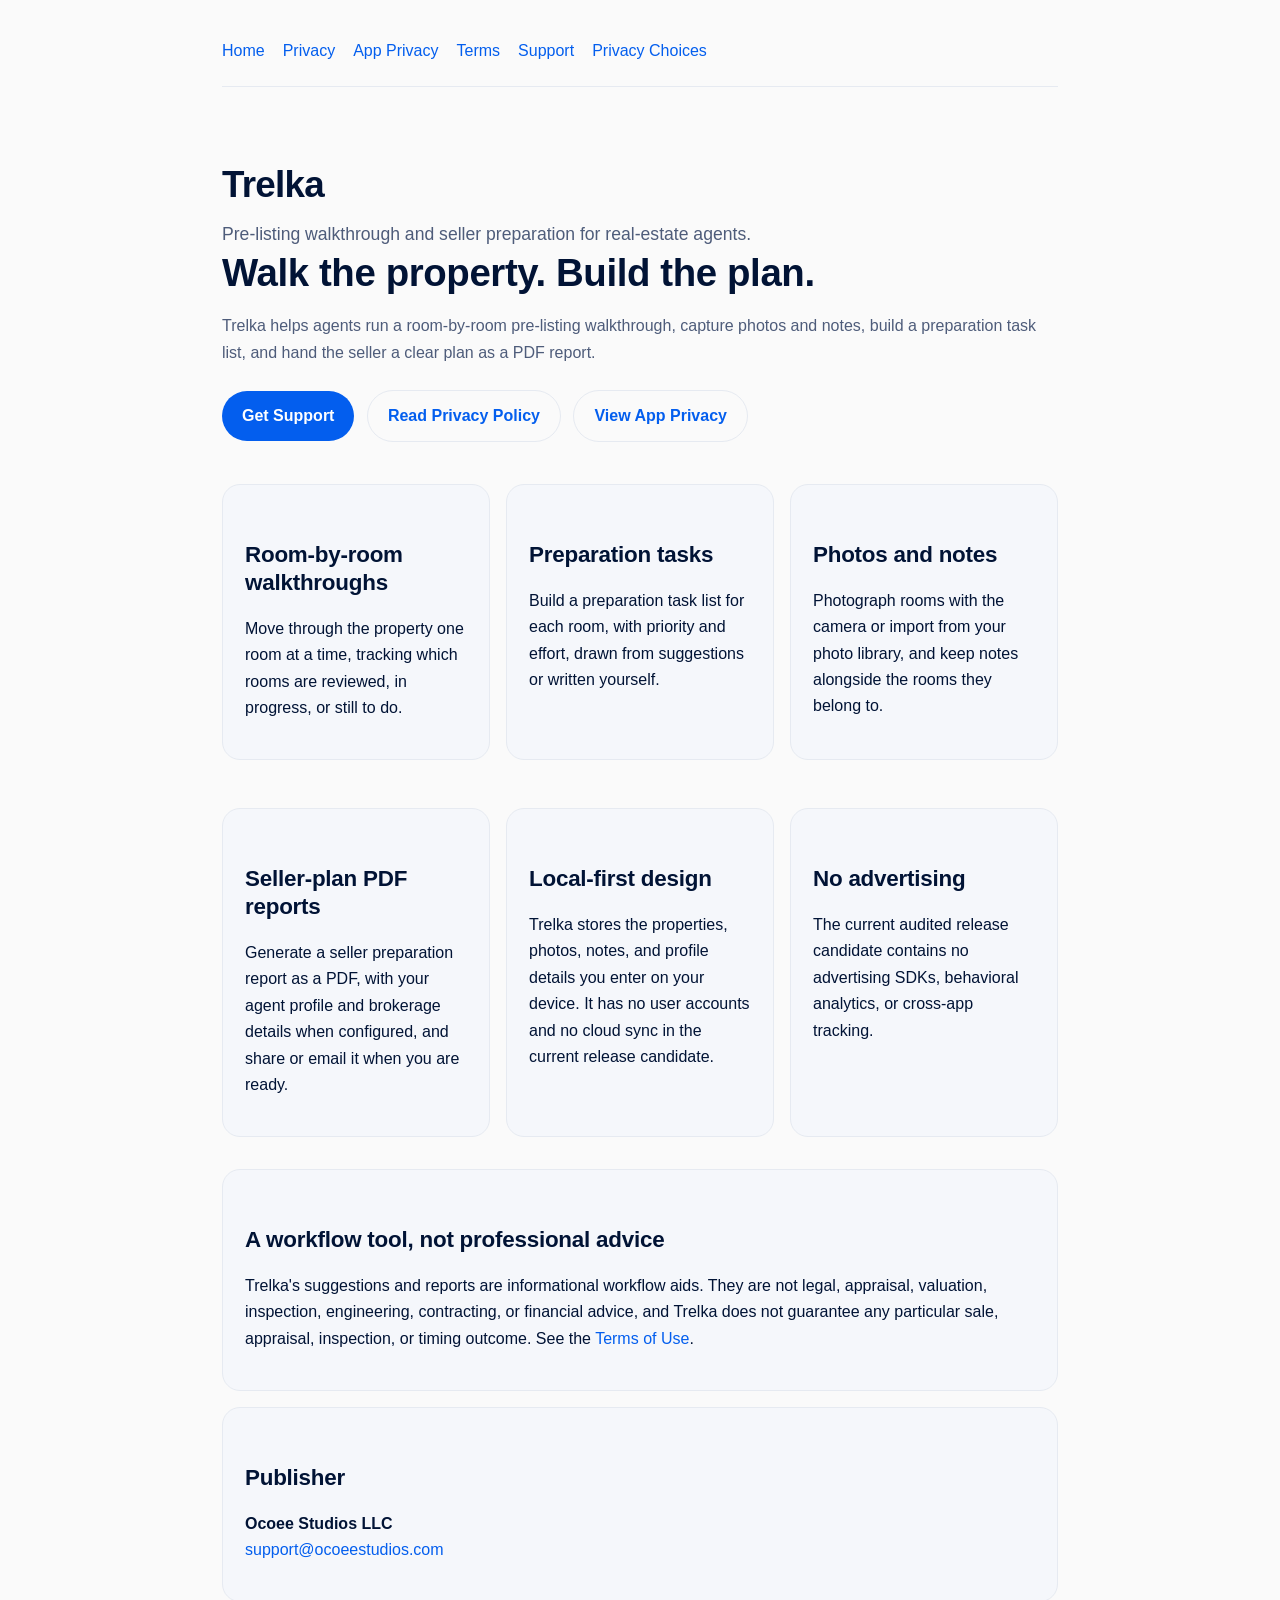
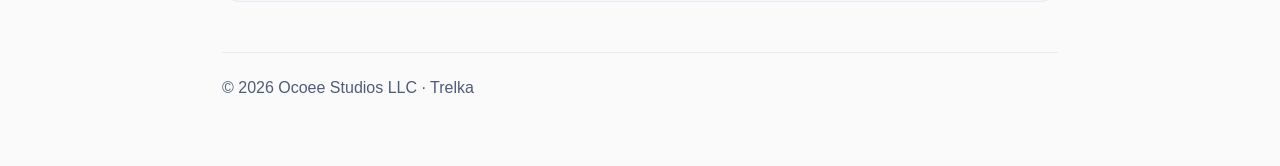
<file: index.html>
<!doctype html>
<html lang="en">
<head>
<meta charset="utf-8">
<meta name="viewport" content="width=device-width,initial-scale=1">
<meta name="description" content="Trelka — pre-listing walkthrough and seller preparation for real-estate agents.">
<title>Trelka | Ocoee Studios</title>
<link rel="stylesheet" href="styles.css">
</head>
<body>
<main class="wrap">

<nav class="nav">
  <a href="index.html">Home</a>
  <a href="privacy.html">Privacy</a>
  <a href="privacy-label.html">App Privacy</a>
  <a href="terms.html">Terms</a>
  <a href="support.html">Support</a>
  <a href="privacy-choices.html">Privacy Choices</a>
</nav>

<section class="hero">
  <div class="brand">Trelka</div>
  <div class="tagline">Pre-listing walkthrough and seller preparation for real-estate agents.</div>
  <h1>Walk the property. Build the plan.</h1>
  <p class="muted">Trelka helps agents run a room-by-room pre-listing walkthrough, capture photos and notes, build a preparation task list, and hand the seller a clear plan as a PDF report.</p>
  <a class="button" href="support.html">Get Support</a>
  <a class="button secondary" href="privacy.html">Read Privacy Policy</a>
  <a class="button secondary" href="privacy-label.html">View App Privacy</a>
</section>

<section class="grid">
  <div class="card">
    <h2>Room-by-room walkthroughs</h2>
    <p>Move through the property one room at a time, tracking which rooms are reviewed, in progress, or still to do.</p>
  </div>
  <div class="card">
    <h2>Preparation tasks</h2>
    <p>Build a preparation task list for each room, with priority and effort, drawn from suggestions or written yourself.</p>
  </div>
  <div class="card">
    <h2>Photos and notes</h2>
    <p>Photograph rooms with the camera or import from your photo library, and keep notes alongside the rooms they belong to.</p>
  </div>
  <div class="card">
    <h2>Seller-plan PDF reports</h2>
    <p>Generate a seller preparation report as a PDF, with your agent profile and brokerage details when configured, and share or email it when you are ready.</p>
  </div>
  <div class="card">
    <h2>Local-first design</h2>
    <p>Trelka stores the properties, photos, notes, and profile details you enter on your device. It has no user accounts and no cloud sync in the current release candidate.</p>
  </div>
  <div class="card">
    <h2>No advertising</h2>
    <p>The current audited release candidate contains no advertising SDKs, behavioral analytics, or cross-app tracking.</p>
  </div>
</section>

<section class="card">
  <h2>A workflow tool, not professional advice</h2>
  <p>Trelka's suggestions and reports are informational workflow aids. They are not legal, appraisal, valuation, inspection, engineering, contracting, or financial advice, and Trelka does not guarantee any particular sale, appraisal, inspection, or timing outcome. See the <a href="terms.html">Terms of Use</a>.</p>
</section>

<section class="card">
  <h2>Publisher</h2>
  <p><strong>Ocoee Studios LLC</strong><br>
  <a href="mailto:support@ocoeestudios.com">support@ocoeestudios.com</a></p>
</section>

<footer>© 2026 Ocoee Studios LLC · Trelka</footer>

</main>
</body>
</html>
</file>
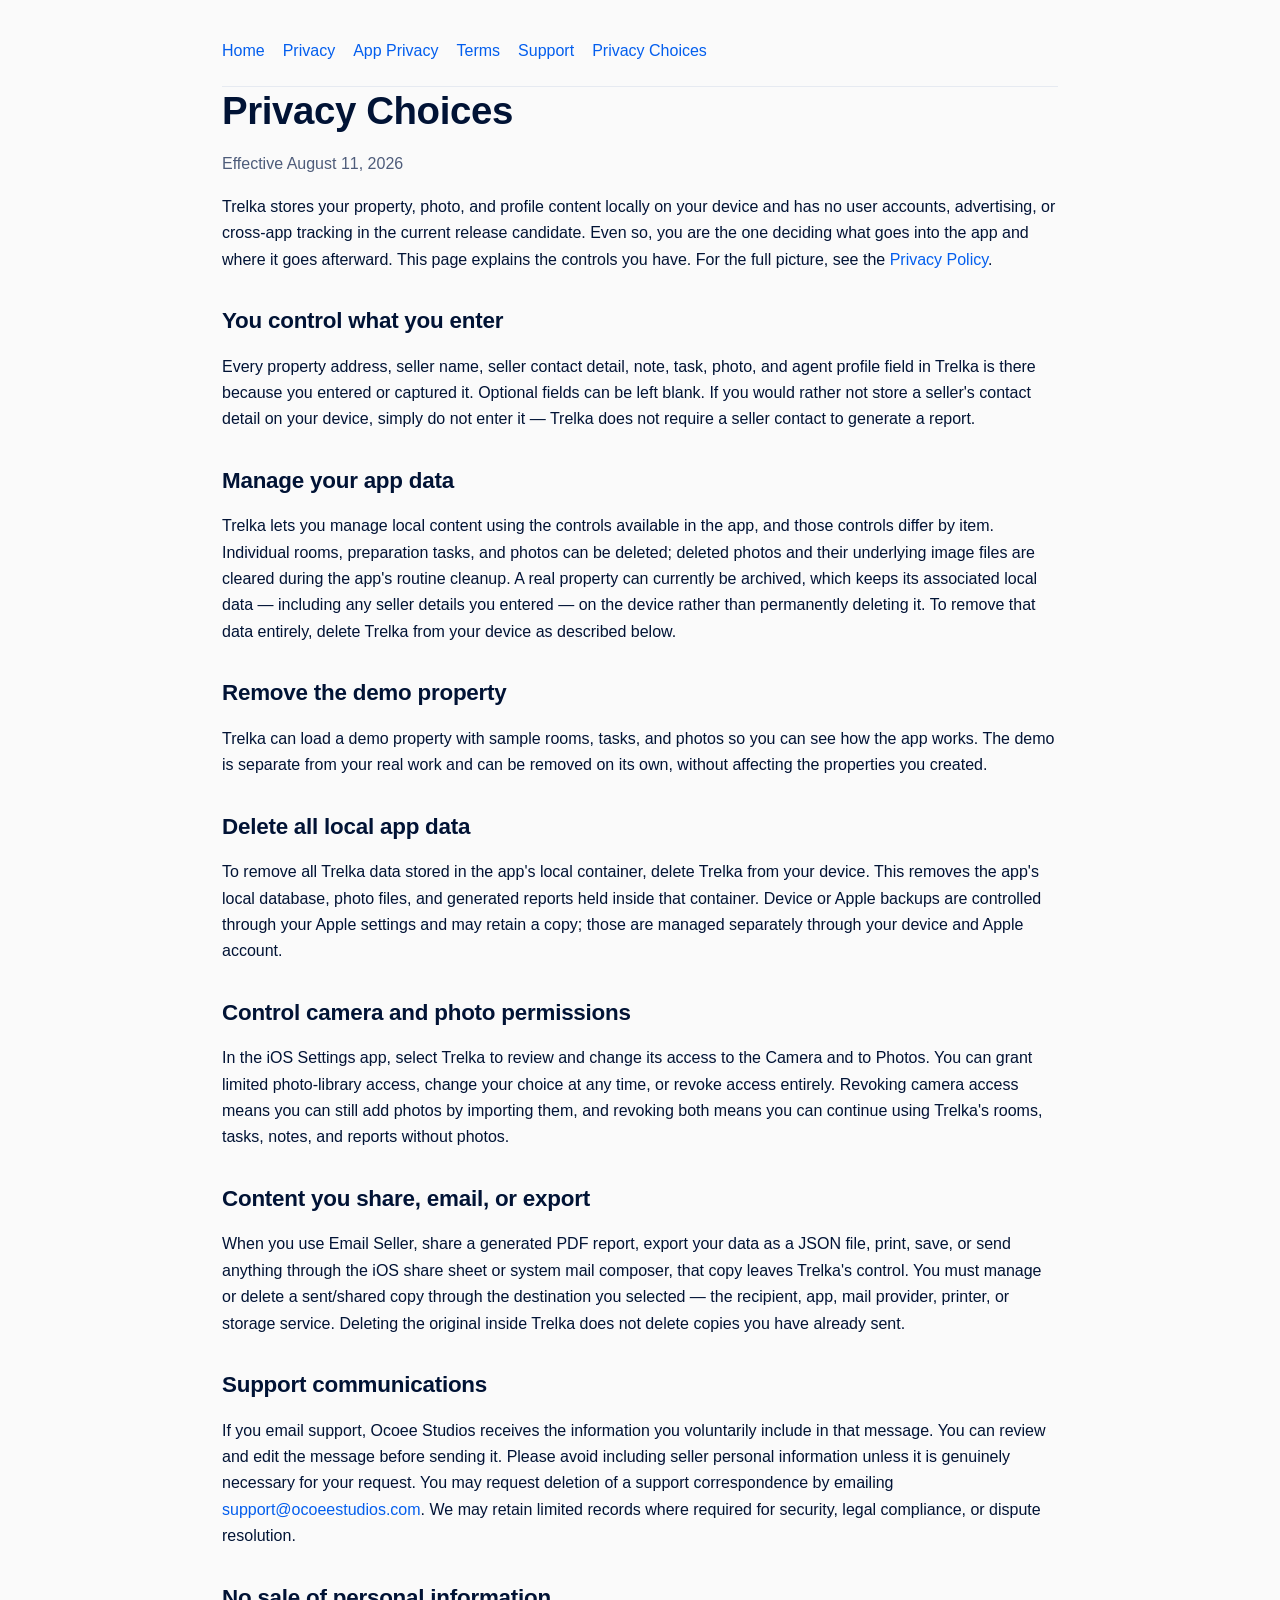
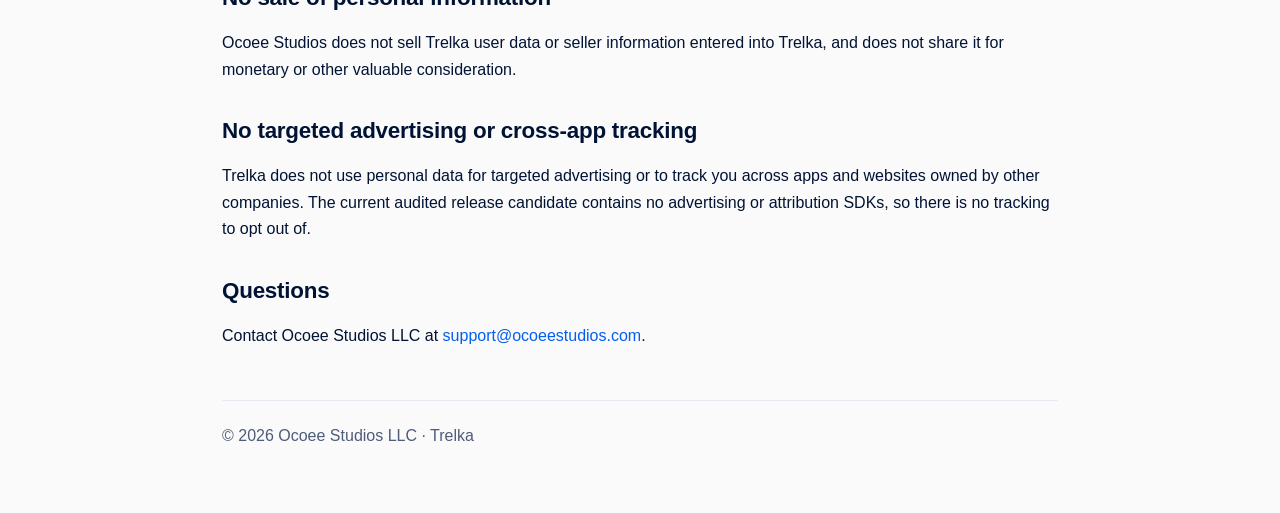
<file: privacy-choices.html>
<!doctype html>
<html lang="en">
<head>
<meta charset="utf-8">
<meta name="viewport" content="width=device-width,initial-scale=1">
<meta name="description" content="Privacy choices and controls available to Trelka users.">
<title>Privacy Choices | Trelka</title>
<link rel="stylesheet" href="styles.css">
</head>
<body>
<main class="wrap">

<nav class="nav">
  <a href="index.html">Home</a>
  <a href="privacy.html">Privacy</a>
  <a href="privacy-label.html">App Privacy</a>
  <a href="terms.html">Terms</a>
  <a href="support.html">Support</a>
  <a href="privacy-choices.html">Privacy Choices</a>
</nav>

<h1>Privacy Choices</h1>
<p class="muted">Effective August 11, 2026</p>

<p>Trelka stores your property, photo, and profile content locally on your device and has no user accounts, advertising, or cross-app tracking in the current release candidate. Even so, you are the one deciding what goes into the app and where it goes afterward. This page explains the controls you have. For the full picture, see the <a href="privacy.html">Privacy Policy</a>.</p>

<h2>You control what you enter</h2>
<p>Every property address, seller name, seller contact detail, note, task, photo, and agent profile field in Trelka is there because you entered or captured it. Optional fields can be left blank. If you would rather not store a seller's contact detail on your device, simply do not enter it — Trelka does not require a seller contact to generate a report.</p>

<h2>Manage your app data</h2>
<p>Trelka lets you manage local content using the controls available in the app, and those controls differ by item. Individual rooms, preparation tasks, and photos can be deleted; deleted photos and their underlying image files are cleared during the app's routine cleanup. A real property can currently be archived, which keeps its associated local data — including any seller details you entered — on the device rather than permanently deleting it. To remove that data entirely, delete Trelka from your device as described below.</p>

<h2>Remove the demo property</h2>
<p>Trelka can load a demo property with sample rooms, tasks, and photos so you can see how the app works. The demo is separate from your real work and can be removed on its own, without affecting the properties you created.</p>

<h2>Delete all local app data</h2>
<p>To remove all Trelka data stored in the app's local container, delete Trelka from your device. This removes the app's local database, photo files, and generated reports held inside that container. Device or Apple backups are controlled through your Apple settings and may retain a copy; those are managed separately through your device and Apple account.</p>

<h2>Control camera and photo permissions</h2>
<p>In the iOS Settings app, select Trelka to review and change its access to the Camera and to Photos. You can grant limited photo-library access, change your choice at any time, or revoke access entirely. Revoking camera access means you can still add photos by importing them, and revoking both means you can continue using Trelka's rooms, tasks, notes, and reports without photos.</p>

<h2>Content you share, email, or export</h2>
<p>When you use Email Seller, share a generated PDF report, export your data as a JSON file, print, save, or send anything through the iOS share sheet or system mail composer, that copy leaves Trelka's control. You must manage or delete a sent/shared copy through the destination you selected — the recipient, app, mail provider, printer, or storage service. Deleting the original inside Trelka does not delete copies you have already sent.</p>

<h2>Support communications</h2>
<p>If you email support, Ocoee Studios receives the information you voluntarily include in that message. You can review and edit the message before sending it. Please avoid including seller personal information unless it is genuinely necessary for your request. You may request deletion of a support correspondence by emailing <a href="mailto:support@ocoeestudios.com?subject=Trelka%20Privacy%20Request">support@ocoeestudios.com</a>. We may retain limited records where required for security, legal compliance, or dispute resolution.</p>

<h2>No sale of personal information</h2>
<p>Ocoee Studios does not sell Trelka user data or seller information entered into Trelka, and does not share it for monetary or other valuable consideration.</p>

<h2>No targeted advertising or cross-app tracking</h2>
<p>Trelka does not use personal data for targeted advertising or to track you across apps and websites owned by other companies. The current audited release candidate contains no advertising or attribution SDKs, so there is no tracking to opt out of.</p>

<h2>Questions</h2>
<p>Contact Ocoee Studios LLC at <a href="mailto:support@ocoeestudios.com">support@ocoeestudios.com</a>.</p>

<footer>© 2026 Ocoee Studios LLC · Trelka</footer>

</main>
</body>
</html>
</file>
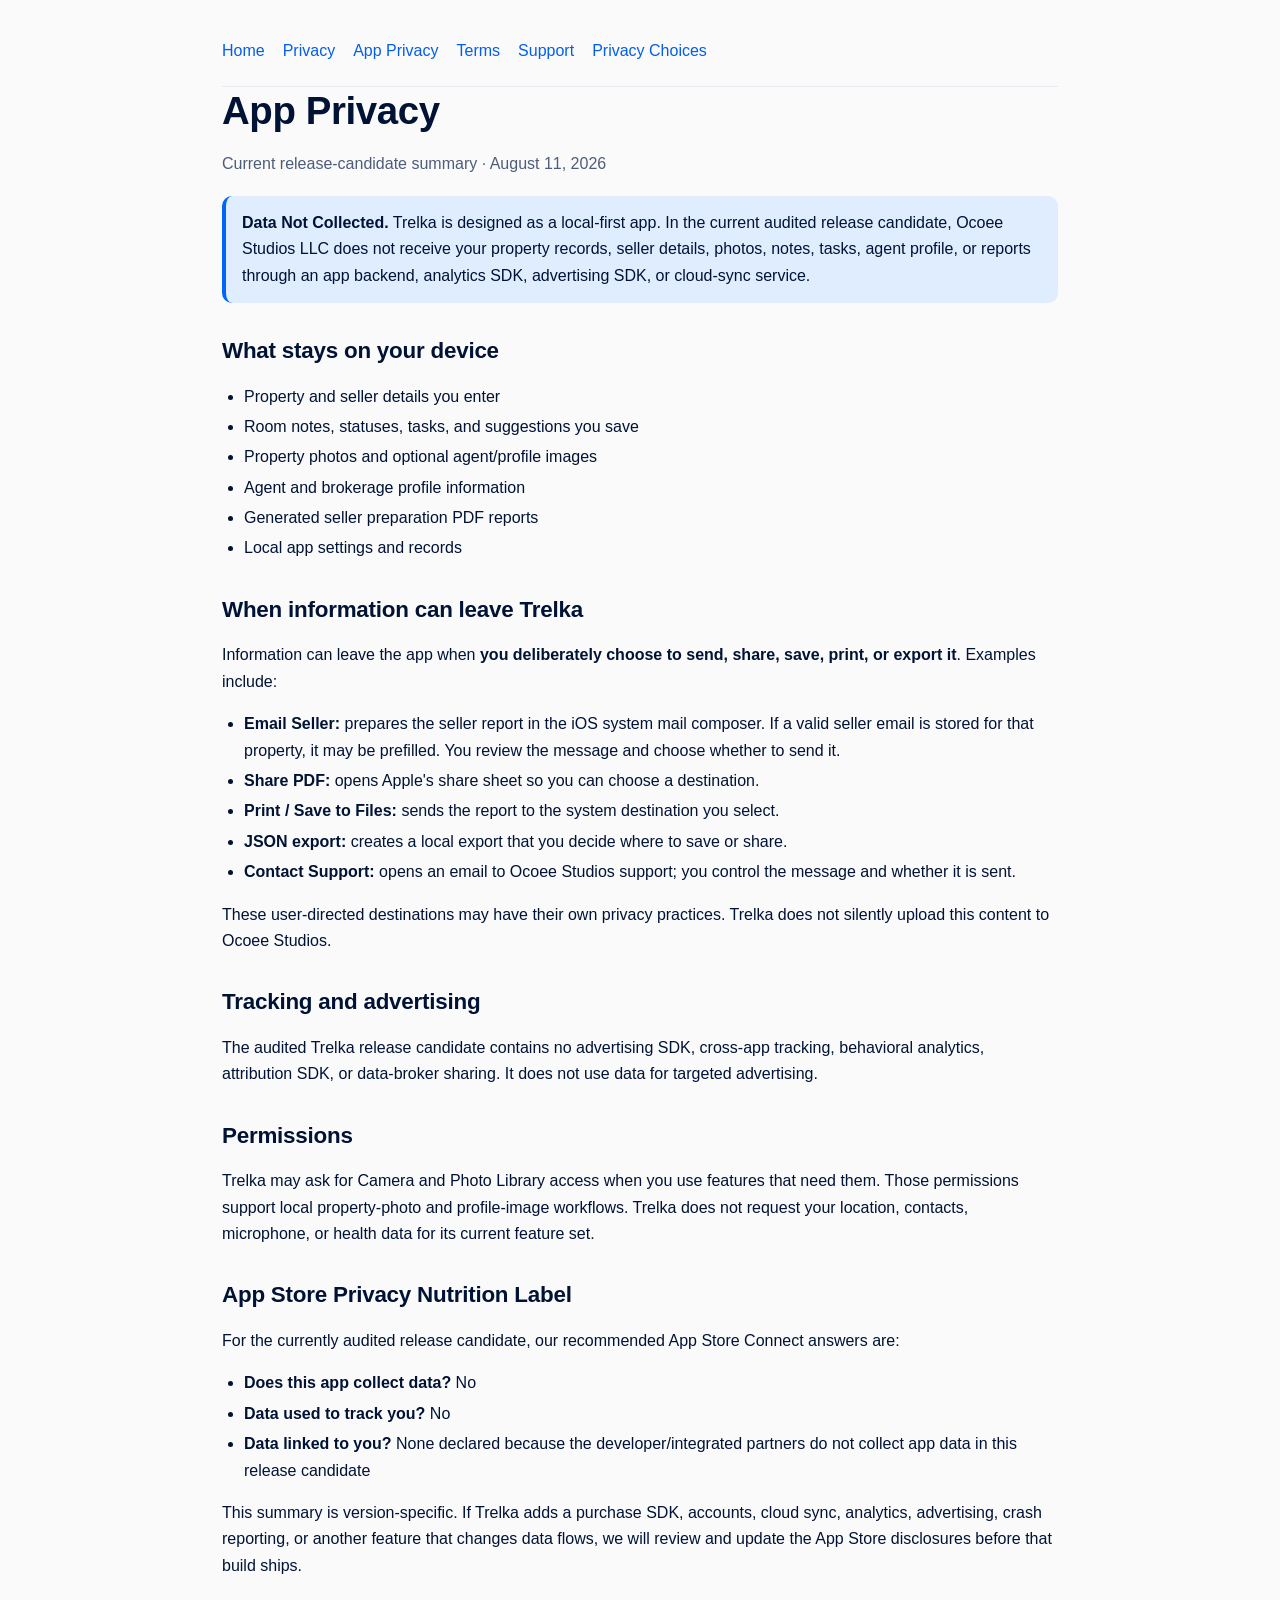
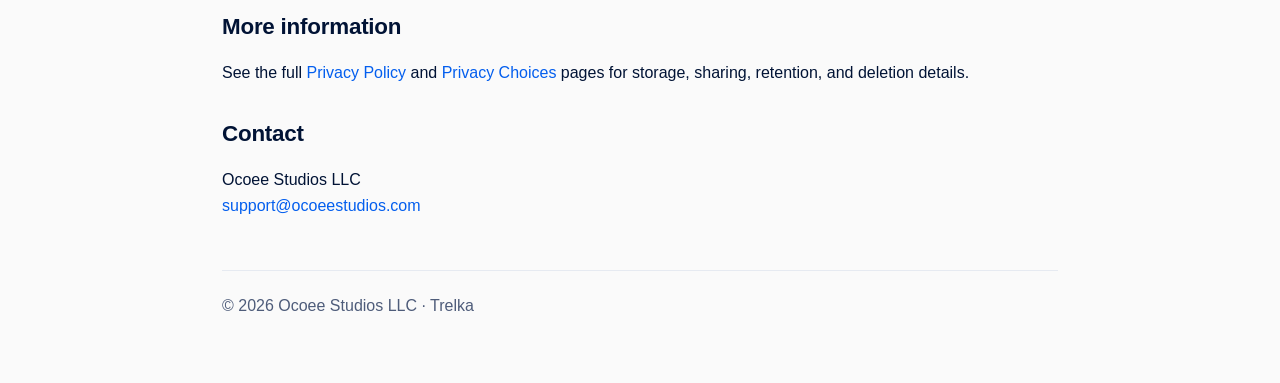
<file: privacy-label.html>
<!doctype html>
<html lang="en">
<head>
<meta charset="utf-8">
<meta name="viewport" content="width=device-width,initial-scale=1">
<meta name="description" content="App Privacy summary for Trelka by Ocoee Studios LLC.">
<title>App Privacy | Trelka</title>
<link rel="stylesheet" href="styles.css">
</head>
<body>
<main class="wrap">

<nav class="nav">
  <a href="index.html">Home</a>
  <a href="privacy.html">Privacy</a>
  <a href="privacy-label.html">App Privacy</a>
  <a href="terms.html">Terms</a>
  <a href="support.html">Support</a>
  <a href="privacy-choices.html">Privacy Choices</a>
</nav>

<h1>App Privacy</h1>
<p class="muted">Current release-candidate summary · August 11, 2026</p>

<div class="notice">
  <strong>Data Not Collected.</strong> Trelka is designed as a local-first app. In the current audited release candidate, Ocoee Studios LLC does not receive your property records, seller details, photos, notes, tasks, agent profile, or reports through an app backend, analytics SDK, advertising SDK, or cloud-sync service.
</div>

<h2>What stays on your device</h2>
<ul>
  <li>Property and seller details you enter</li>
  <li>Room notes, statuses, tasks, and suggestions you save</li>
  <li>Property photos and optional agent/profile images</li>
  <li>Agent and brokerage profile information</li>
  <li>Generated seller preparation PDF reports</li>
  <li>Local app settings and records</li>
</ul>

<h2>When information can leave Trelka</h2>
<p>Information can leave the app when <strong>you deliberately choose to send, share, save, print, or export it</strong>. Examples include:</p>
<ul>
  <li><strong>Email Seller:</strong> prepares the seller report in the iOS system mail composer. If a valid seller email is stored for that property, it may be prefilled. You review the message and choose whether to send it.</li>
  <li><strong>Share PDF:</strong> opens Apple's share sheet so you can choose a destination.</li>
  <li><strong>Print / Save to Files:</strong> sends the report to the system destination you select.</li>
  <li><strong>JSON export:</strong> creates a local export that you decide where to save or share.</li>
  <li><strong>Contact Support:</strong> opens an email to Ocoee Studios support; you control the message and whether it is sent.</li>
</ul>
<p>These user-directed destinations may have their own privacy practices. Trelka does not silently upload this content to Ocoee Studios.</p>

<h2>Tracking and advertising</h2>
<p>The audited Trelka release candidate contains no advertising SDK, cross-app tracking, behavioral analytics, attribution SDK, or data-broker sharing. It does not use data for targeted advertising.</p>

<h2>Permissions</h2>
<p>Trelka may ask for Camera and Photo Library access when you use features that need them. Those permissions support local property-photo and profile-image workflows. Trelka does not request your location, contacts, microphone, or health data for its current feature set.</p>

<h2>App Store Privacy Nutrition Label</h2>
<p>For the currently audited release candidate, our recommended App Store Connect answers are:</p>
<ul>
  <li><strong>Does this app collect data?</strong> No</li>
  <li><strong>Data used to track you?</strong> No</li>
  <li><strong>Data linked to you?</strong> None declared because the developer/integrated partners do not collect app data in this release candidate</li>
</ul>
<p>This summary is version-specific. If Trelka adds a purchase SDK, accounts, cloud sync, analytics, advertising, crash reporting, or another feature that changes data flows, we will review and update the App Store disclosures before that build ships.</p>

<h2>More information</h2>
<p>See the full <a href="privacy.html">Privacy Policy</a> and <a href="privacy-choices.html">Privacy Choices</a> pages for storage, sharing, retention, and deletion details.</p>

<h2>Contact</h2>
<p>Ocoee Studios LLC<br>
<a href="mailto:support@ocoeestudios.com">support@ocoeestudios.com</a></p>

<footer>© 2026 Ocoee Studios LLC · Trelka</footer>

</main>
</body>
</html>
</file>
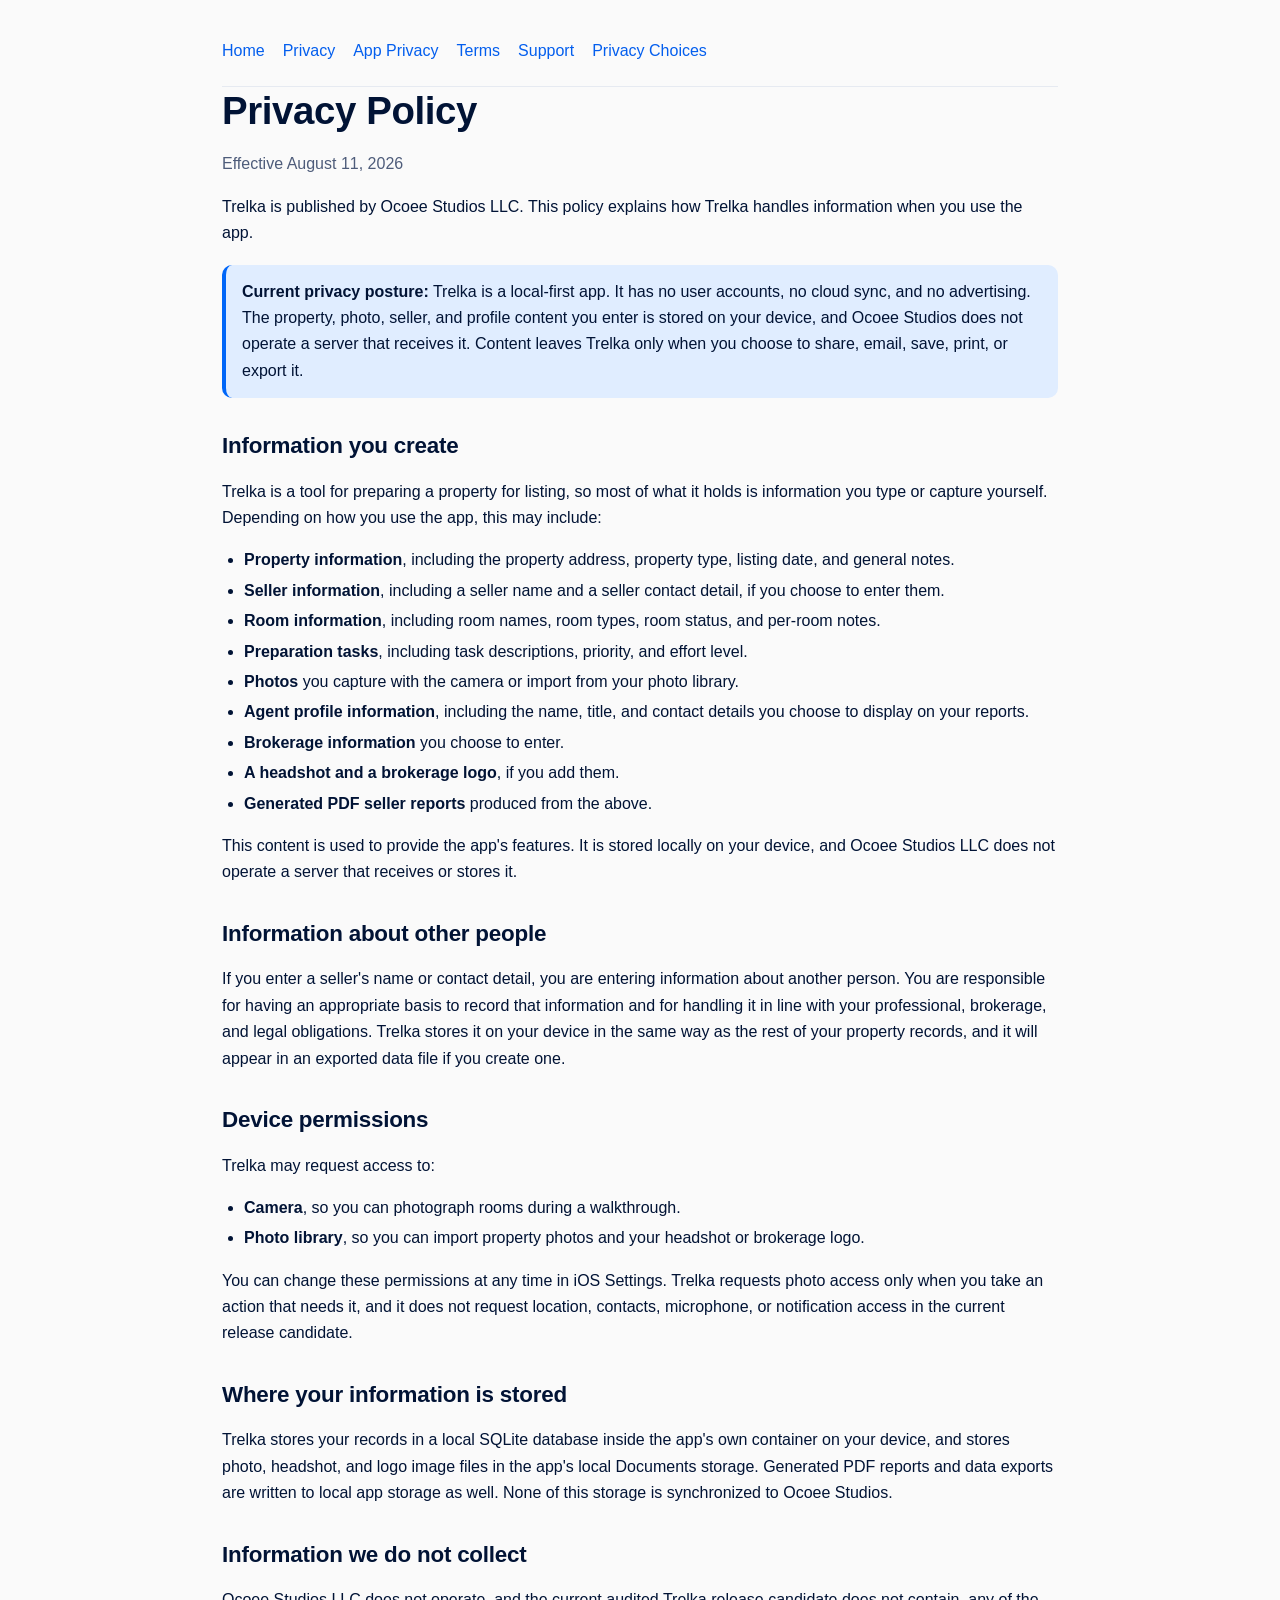
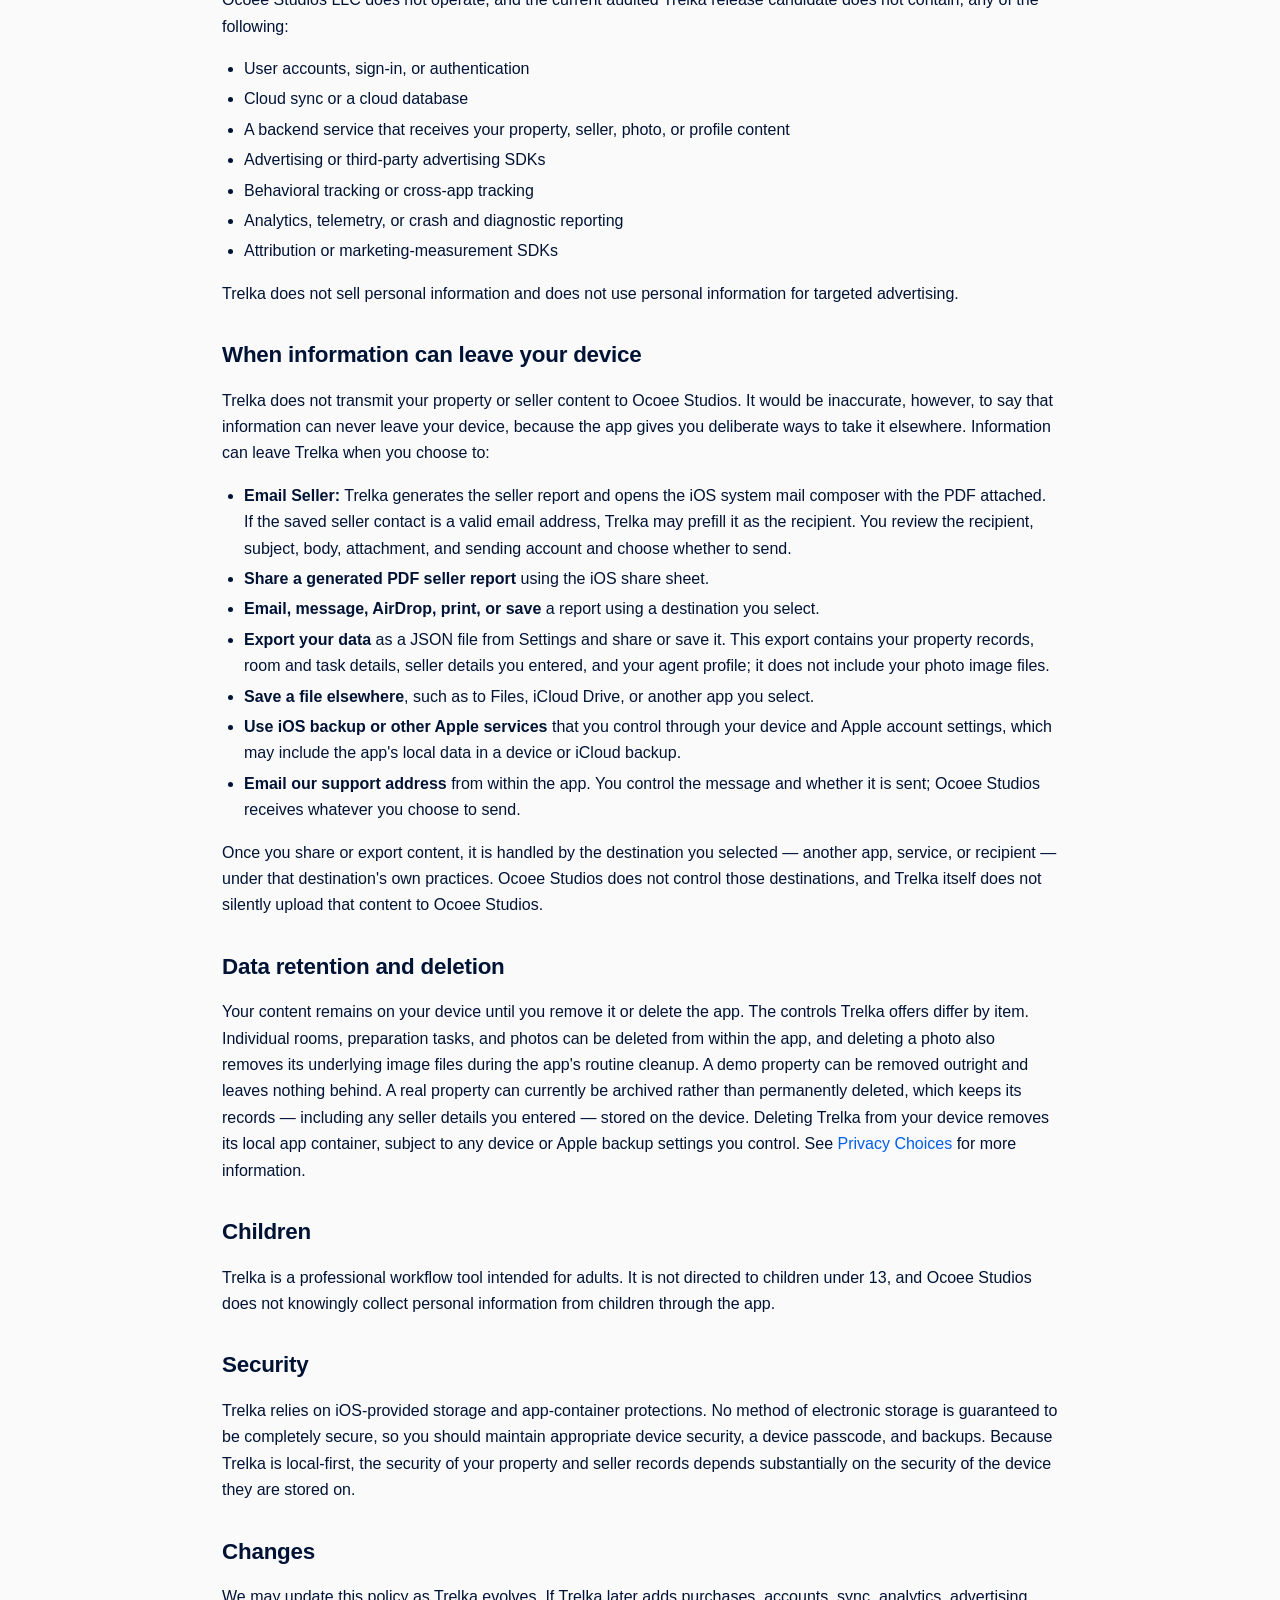
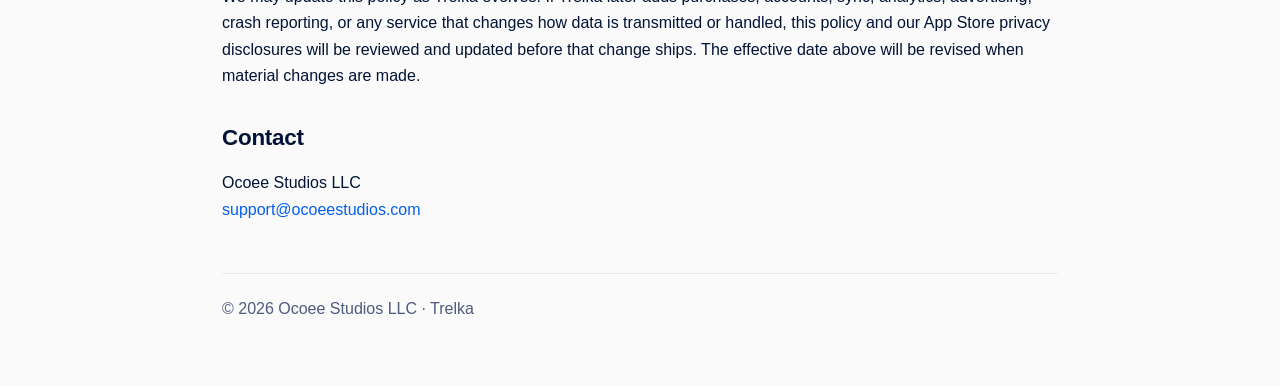
<file: privacy.html>
<!doctype html>
<html lang="en">
<head>
<meta charset="utf-8">
<meta name="viewport" content="width=device-width,initial-scale=1">
<meta name="description" content="Privacy Policy for Trelka, published by Ocoee Studios LLC.">
<title>Privacy Policy | Trelka</title>
<link rel="stylesheet" href="styles.css">
</head>
<body>
<main class="wrap">

<nav class="nav">
  <a href="index.html">Home</a>
  <a href="privacy.html">Privacy</a>
  <a href="privacy-label.html">App Privacy</a>
  <a href="terms.html">Terms</a>
  <a href="support.html">Support</a>
  <a href="privacy-choices.html">Privacy Choices</a>
</nav>

<h1>Privacy Policy</h1>
<p class="muted">Effective August 11, 2026</p>

<p>Trelka is published by Ocoee Studios LLC. This policy explains how Trelka handles information when you use the app.</p>

<div class="notice">
  <strong>Current privacy posture:</strong> Trelka is a local-first app. It has no user accounts, no cloud sync, and no advertising. The property, photo, seller, and profile content you enter is stored on your device, and Ocoee Studios does not operate a server that receives it. Content leaves Trelka only when you choose to share, email, save, print, or export it.
</div>

<h2>Information you create</h2>
<p>Trelka is a tool for preparing a property for listing, so most of what it holds is information you type or capture yourself. Depending on how you use the app, this may include:</p>
<ul>
  <li><strong>Property information</strong>, including the property address, property type, listing date, and general notes.</li>
  <li><strong>Seller information</strong>, including a seller name and a seller contact detail, if you choose to enter them.</li>
  <li><strong>Room information</strong>, including room names, room types, room status, and per-room notes.</li>
  <li><strong>Preparation tasks</strong>, including task descriptions, priority, and effort level.</li>
  <li><strong>Photos</strong> you capture with the camera or import from your photo library.</li>
  <li><strong>Agent profile information</strong>, including the name, title, and contact details you choose to display on your reports.</li>
  <li><strong>Brokerage information</strong> you choose to enter.</li>
  <li><strong>A headshot and a brokerage logo</strong>, if you add them.</li>
  <li><strong>Generated PDF seller reports</strong> produced from the above.</li>
</ul>
<p>This content is used to provide the app's features. It is stored locally on your device, and Ocoee Studios LLC does not operate a server that receives or stores it.</p>

<h2>Information about other people</h2>
<p>If you enter a seller's name or contact detail, you are entering information about another person. You are responsible for having an appropriate basis to record that information and for handling it in line with your professional, brokerage, and legal obligations. Trelka stores it on your device in the same way as the rest of your property records, and it will appear in an exported data file if you create one.</p>

<h2>Device permissions</h2>
<p>Trelka may request access to:</p>
<ul>
  <li><strong>Camera</strong>, so you can photograph rooms during a walkthrough.</li>
  <li><strong>Photo library</strong>, so you can import property photos and your headshot or brokerage logo.</li>
</ul>
<p>You can change these permissions at any time in iOS Settings. Trelka requests photo access only when you take an action that needs it, and it does not request location, contacts, microphone, or notification access in the current release candidate.</p>

<h2>Where your information is stored</h2>
<p>Trelka stores your records in a local SQLite database inside the app's own container on your device, and stores photo, headshot, and logo image files in the app's local Documents storage. Generated PDF reports and data exports are written to local app storage as well. None of this storage is synchronized to Ocoee Studios.</p>

<h2>Information we do not collect</h2>
<p>Ocoee Studios LLC does not operate, and the current audited Trelka release candidate does not contain, any of the following:</p>
<ul>
  <li>User accounts, sign-in, or authentication</li>
  <li>Cloud sync or a cloud database</li>
  <li>A backend service that receives your property, seller, photo, or profile content</li>
  <li>Advertising or third-party advertising SDKs</li>
  <li>Behavioral tracking or cross-app tracking</li>
  <li>Analytics, telemetry, or crash and diagnostic reporting</li>
  <li>Attribution or marketing-measurement SDKs</li>
</ul>
<p>Trelka does not sell personal information and does not use personal information for targeted advertising.</p>

<h2>When information can leave your device</h2>
<p>Trelka does not transmit your property or seller content to Ocoee Studios. It would be inaccurate, however, to say that information can never leave your device, because the app gives you deliberate ways to take it elsewhere. Information can leave Trelka when you choose to:</p>
<ul>
  <li><strong>Email Seller:</strong> Trelka generates the seller report and opens the iOS system mail composer with the PDF attached. If the saved seller contact is a valid email address, Trelka may prefill it as the recipient. You review the recipient, subject, body, attachment, and sending account and choose whether to send.</li>
  <li><strong>Share a generated PDF seller report</strong> using the iOS share sheet.</li>
  <li><strong>Email, message, AirDrop, print, or save</strong> a report using a destination you select.</li>
  <li><strong>Export your data</strong> as a JSON file from Settings and share or save it. This export contains your property records, room and task details, seller details you entered, and your agent profile; it does not include your photo image files.</li>
  <li><strong>Save a file elsewhere</strong>, such as to Files, iCloud Drive, or another app you select.</li>
  <li><strong>Use iOS backup or other Apple services</strong> that you control through your device and Apple account settings, which may include the app's local data in a device or iCloud backup.</li>
  <li><strong>Email our support address</strong> from within the app. You control the message and whether it is sent; Ocoee Studios receives whatever you choose to send.</li>
</ul>
<p>Once you share or export content, it is handled by the destination you selected — another app, service, or recipient — under that destination's own practices. Ocoee Studios does not control those destinations, and Trelka itself does not silently upload that content to Ocoee Studios.</p>

<h2>Data retention and deletion</h2>
<p>Your content remains on your device until you remove it or delete the app. The controls Trelka offers differ by item. Individual rooms, preparation tasks, and photos can be deleted from within the app, and deleting a photo also removes its underlying image files during the app's routine cleanup. A demo property can be removed outright and leaves nothing behind. A real property can currently be archived rather than permanently deleted, which keeps its records — including any seller details you entered — stored on the device. Deleting Trelka from your device removes its local app container, subject to any device or Apple backup settings you control. See <a href="privacy-choices.html">Privacy Choices</a> for more information.</p>

<h2>Children</h2>
<p>Trelka is a professional workflow tool intended for adults. It is not directed to children under 13, and Ocoee Studios does not knowingly collect personal information from children through the app.</p>

<h2>Security</h2>
<p>Trelka relies on iOS-provided storage and app-container protections. No method of electronic storage is guaranteed to be completely secure, so you should maintain appropriate device security, a device passcode, and backups. Because Trelka is local-first, the security of your property and seller records depends substantially on the security of the device they are stored on.</p>

<h2>Changes</h2>
<p>We may update this policy as Trelka evolves. If Trelka later adds purchases, accounts, sync, analytics, advertising, crash reporting, or any service that changes how data is transmitted or handled, this policy and our App Store privacy disclosures will be reviewed and updated before that change ships. The effective date above will be revised when material changes are made.</p>

<h2>Contact</h2>
<p>Ocoee Studios LLC<br>
<a href="mailto:support@ocoeestudios.com">support@ocoeestudios.com</a></p>

<footer>© 2026 Ocoee Studios LLC · Trelka</footer>

</main>
</body>
</html>
</file>
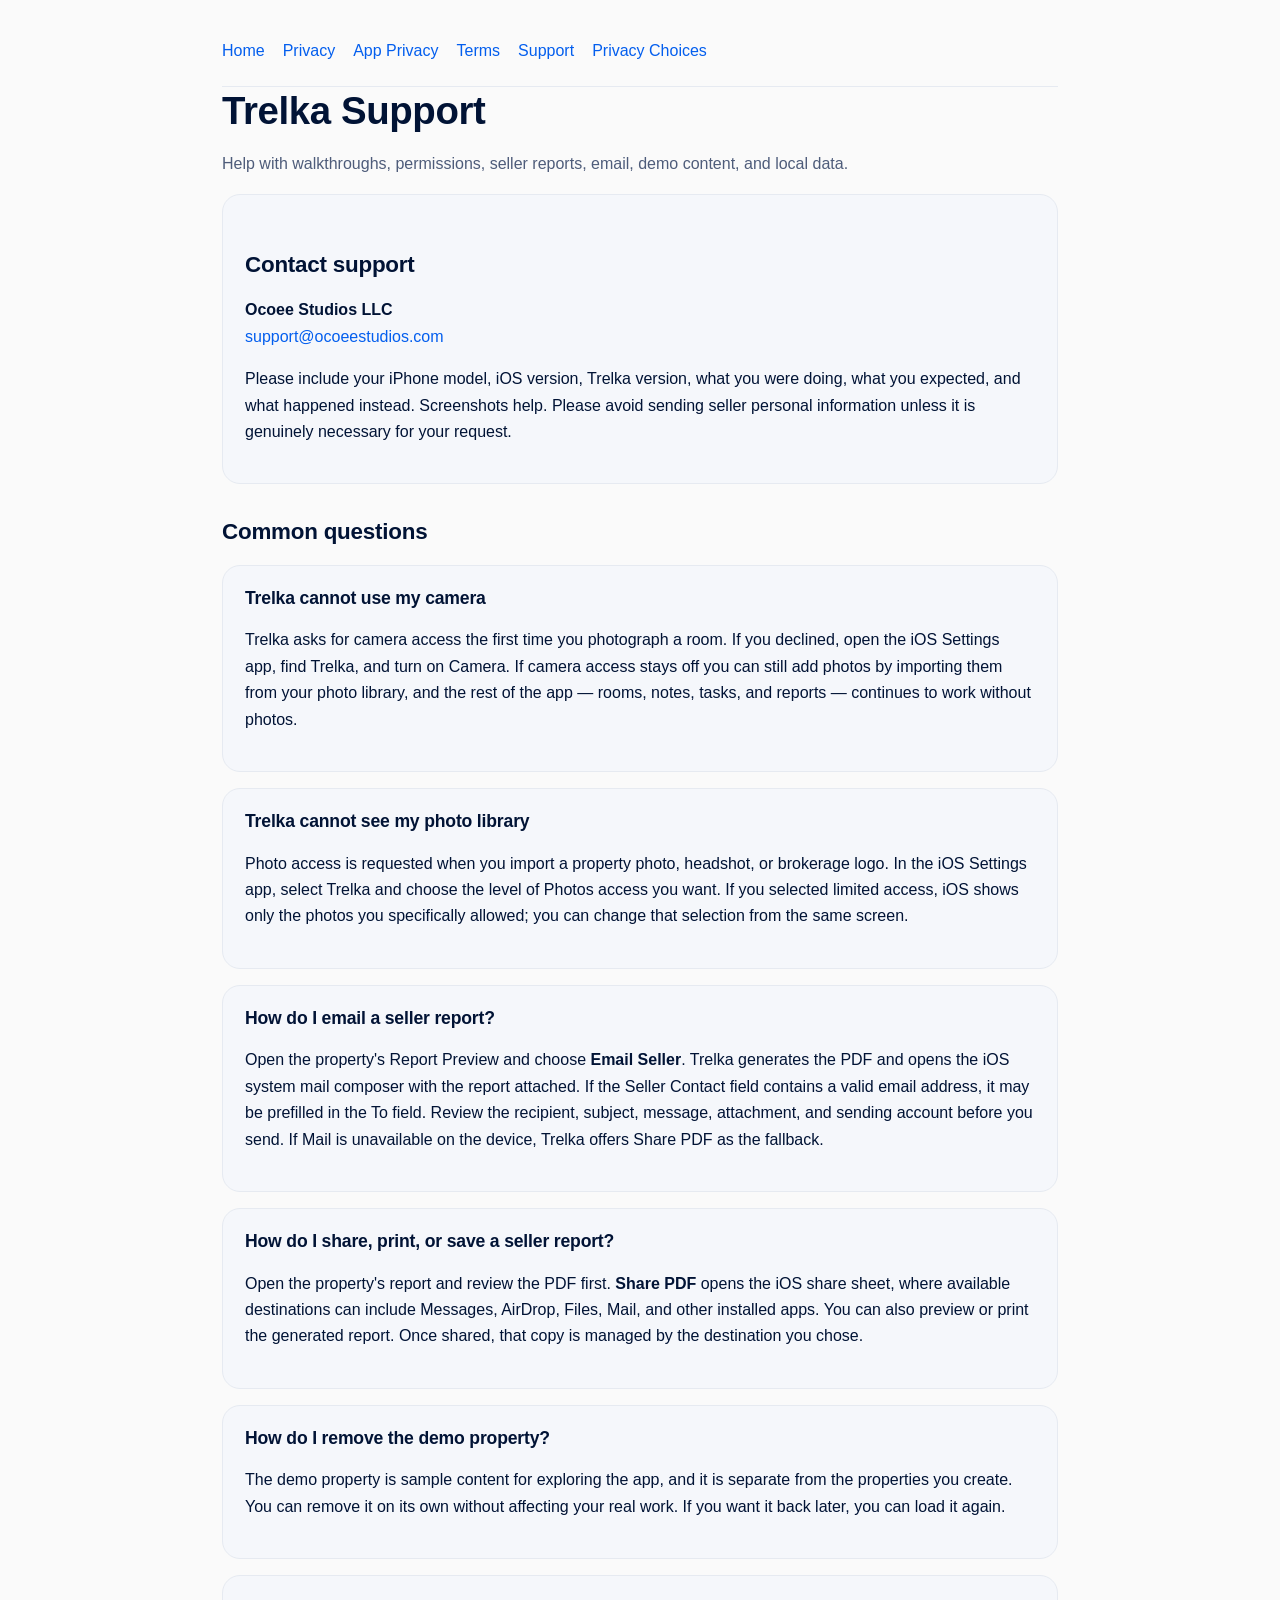
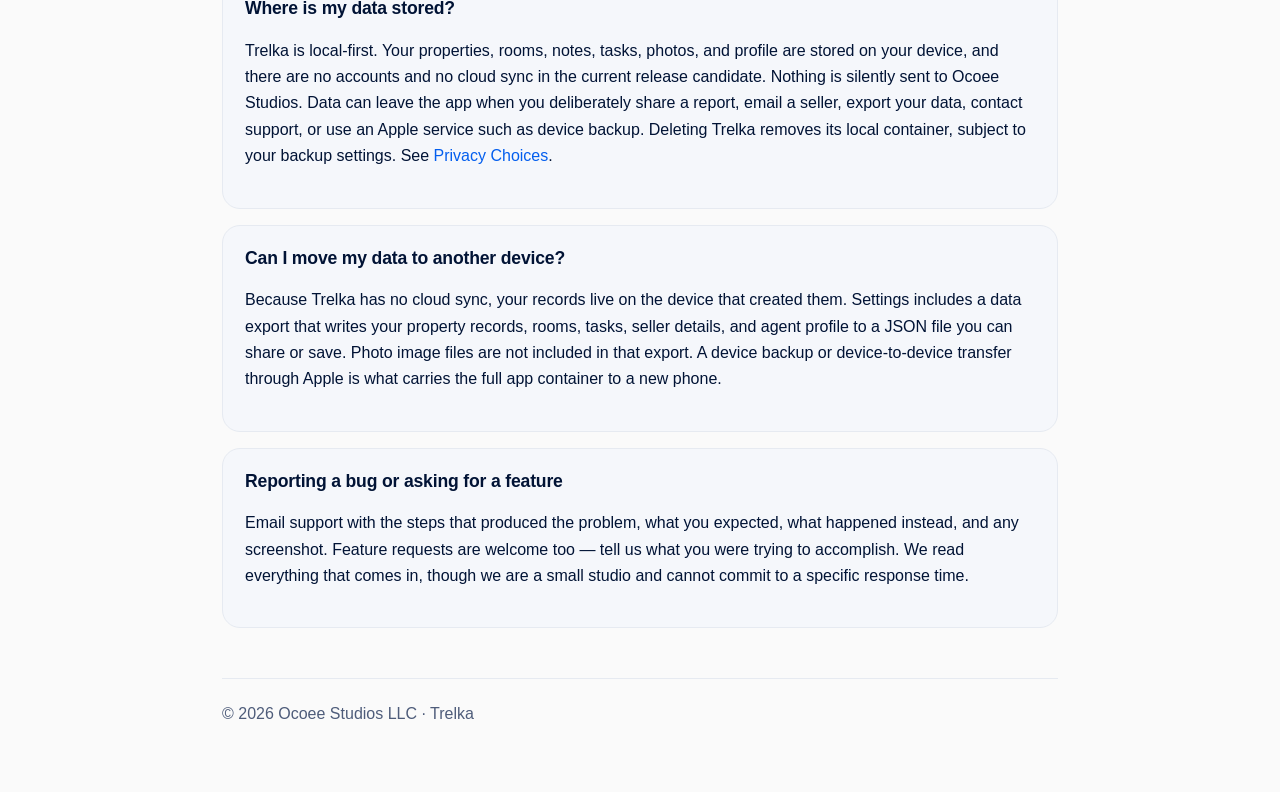
<file: support.html>
<!doctype html>
<html lang="en">
<head>
<meta charset="utf-8">
<meta name="viewport" content="width=device-width,initial-scale=1">
<meta name="description" content="Support for Trelka, published by Ocoee Studios LLC.">
<title>Support | Trelka</title>
<link rel="stylesheet" href="styles.css">
</head>
<body>
<main class="wrap">

<nav class="nav">
  <a href="index.html">Home</a>
  <a href="privacy.html">Privacy</a>
  <a href="privacy-label.html">App Privacy</a>
  <a href="terms.html">Terms</a>
  <a href="support.html">Support</a>
  <a href="privacy-choices.html">Privacy Choices</a>
</nav>

<h1>Trelka Support</h1>
<p class="muted">Help with walkthroughs, permissions, seller reports, email, demo content, and local data.</p>

<div class="card">
  <h2>Contact support</h2>
  <p><strong>Ocoee Studios LLC</strong><br>
  <a href="mailto:support@ocoeestudios.com?subject=Trelka%20Support">support@ocoeestudios.com</a></p>
  <p>Please include your iPhone model, iOS version, Trelka version, what you were doing, what you expected, and what happened instead. Screenshots help. Please avoid sending seller personal information unless it is genuinely necessary for your request.</p>
</div>

<h2>Common questions</h2>

<div class="card">
  <h3>Trelka cannot use my camera</h3>
  <p>Trelka asks for camera access the first time you photograph a room. If you declined, open the iOS Settings app, find Trelka, and turn on Camera. If camera access stays off you can still add photos by importing them from your photo library, and the rest of the app — rooms, notes, tasks, and reports — continues to work without photos.</p>
</div>

<div class="card">
  <h3>Trelka cannot see my photo library</h3>
  <p>Photo access is requested when you import a property photo, headshot, or brokerage logo. In the iOS Settings app, select Trelka and choose the level of Photos access you want. If you selected limited access, iOS shows only the photos you specifically allowed; you can change that selection from the same screen.</p>
</div>

<div class="card">
  <h3>How do I email a seller report?</h3>
  <p>Open the property's Report Preview and choose <strong>Email Seller</strong>. Trelka generates the PDF and opens the iOS system mail composer with the report attached. If the Seller Contact field contains a valid email address, it may be prefilled in the To field. Review the recipient, subject, message, attachment, and sending account before you send. If Mail is unavailable on the device, Trelka offers Share PDF as the fallback.</p>
</div>

<div class="card">
  <h3>How do I share, print, or save a seller report?</h3>
  <p>Open the property's report and review the PDF first. <strong>Share PDF</strong> opens the iOS share sheet, where available destinations can include Messages, AirDrop, Files, Mail, and other installed apps. You can also preview or print the generated report. Once shared, that copy is managed by the destination you chose.</p>
</div>

<div class="card">
  <h3>How do I remove the demo property?</h3>
  <p>The demo property is sample content for exploring the app, and it is separate from the properties you create. You can remove it on its own without affecting your real work. If you want it back later, you can load it again.</p>
</div>

<div class="card">
  <h3>Where is my data stored?</h3>
  <p>Trelka is local-first. Your properties, rooms, notes, tasks, photos, and profile are stored on your device, and there are no accounts and no cloud sync in the current release candidate. Nothing is silently sent to Ocoee Studios. Data can leave the app when you deliberately share a report, email a seller, export your data, contact support, or use an Apple service such as device backup. Deleting Trelka removes its local container, subject to your backup settings. See <a href="privacy-choices.html">Privacy Choices</a>.</p>
</div>

<div class="card">
  <h3>Can I move my data to another device?</h3>
  <p>Because Trelka has no cloud sync, your records live on the device that created them. Settings includes a data export that writes your property records, rooms, tasks, seller details, and agent profile to a JSON file you can share or save. Photo image files are not included in that export. A device backup or device-to-device transfer through Apple is what carries the full app container to a new phone.</p>
</div>

<div class="card">
  <h3>Reporting a bug or asking for a feature</h3>
  <p>Email support with the steps that produced the problem, what you expected, what happened instead, and any screenshot. Feature requests are welcome too — tell us what you were trying to accomplish. We read everything that comes in, though we are a small studio and cannot commit to a specific response time.</p>
</div>

<footer>© 2026 Ocoee Studios LLC · Trelka</footer>

</main>
</body>
</html>
</file>
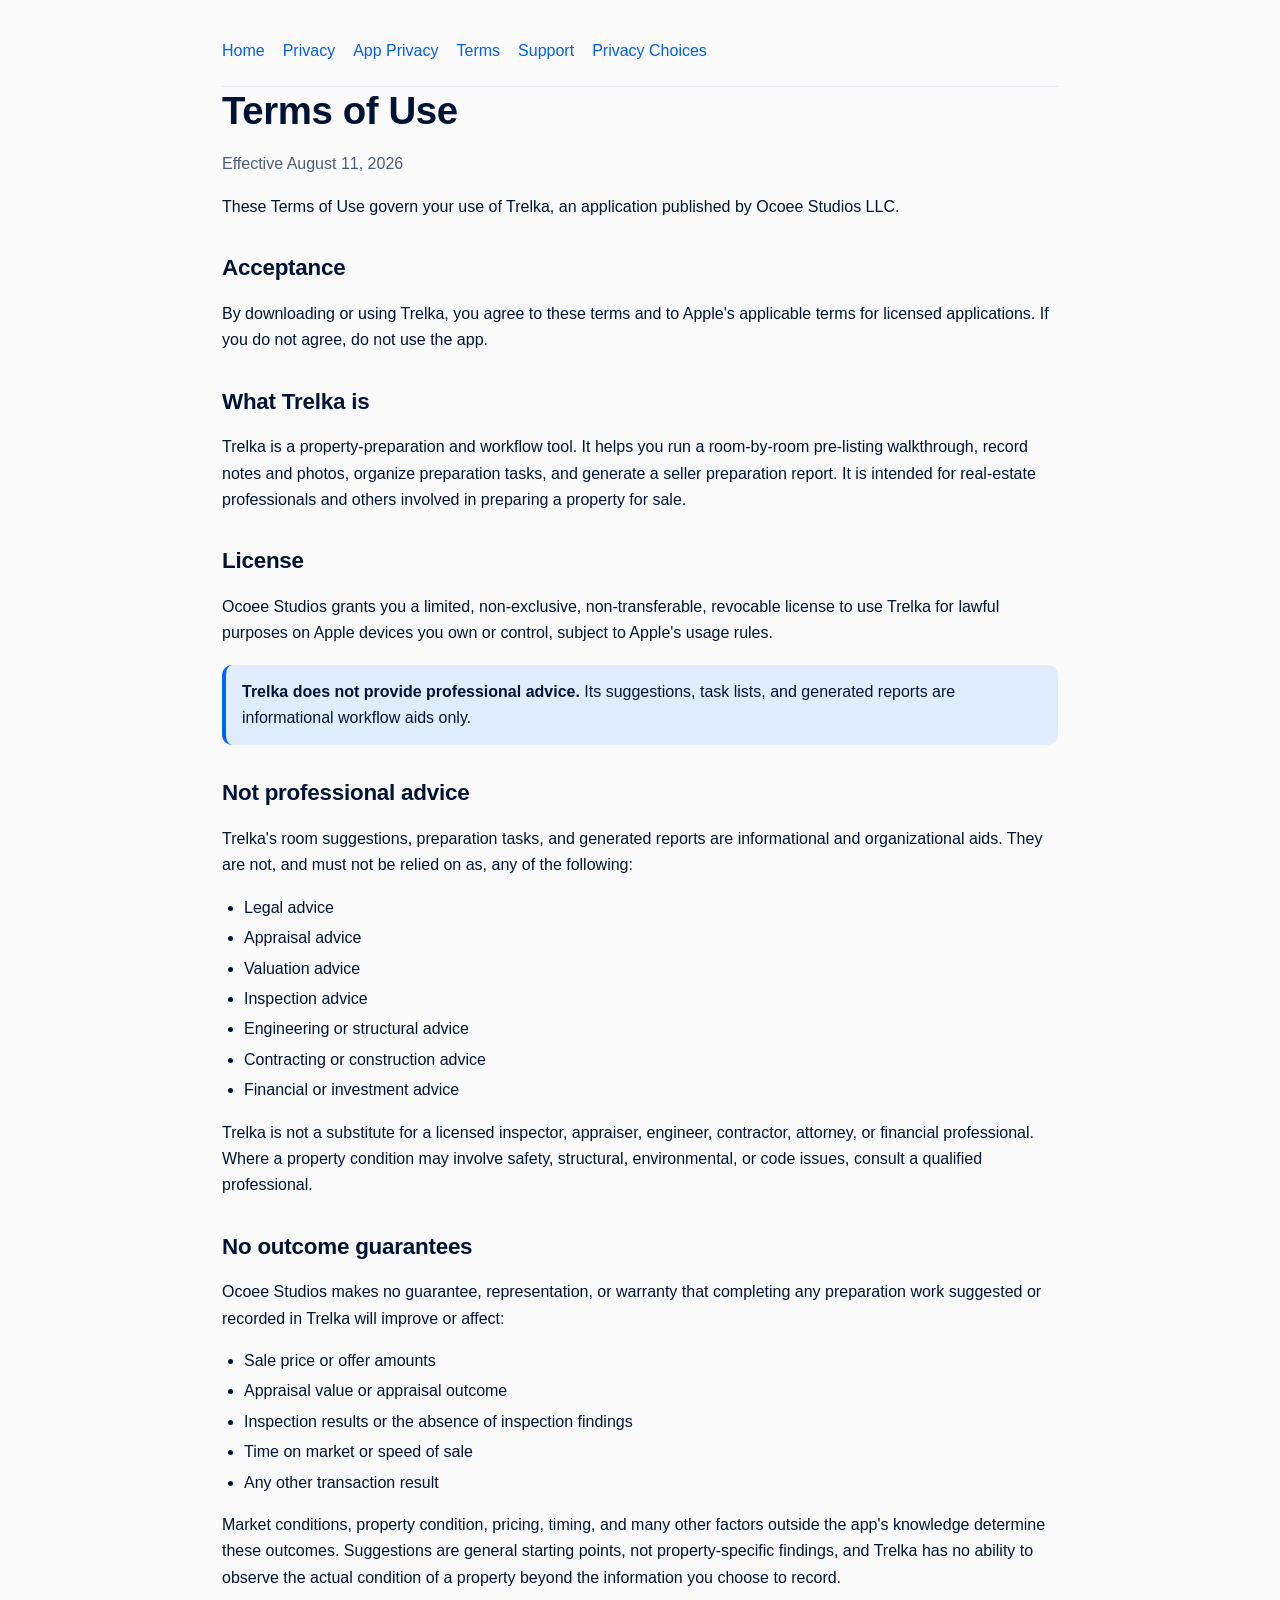
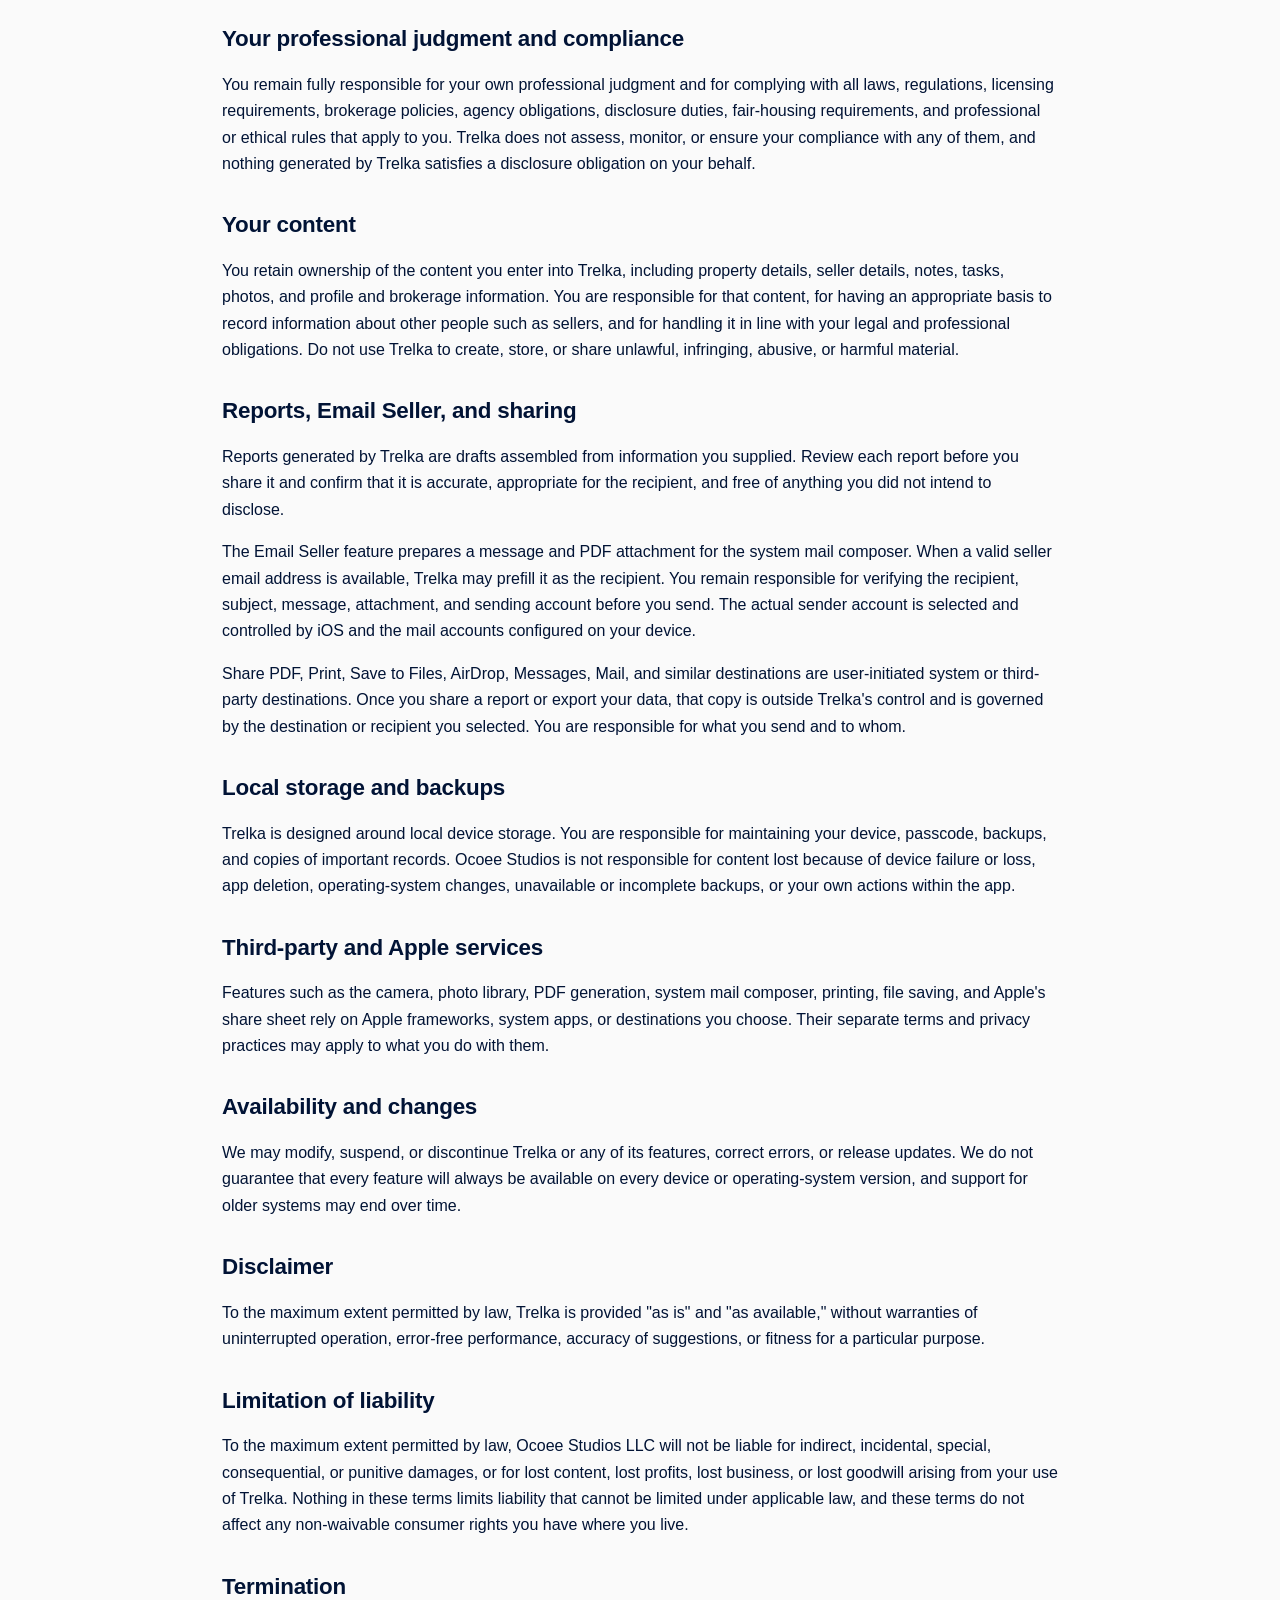
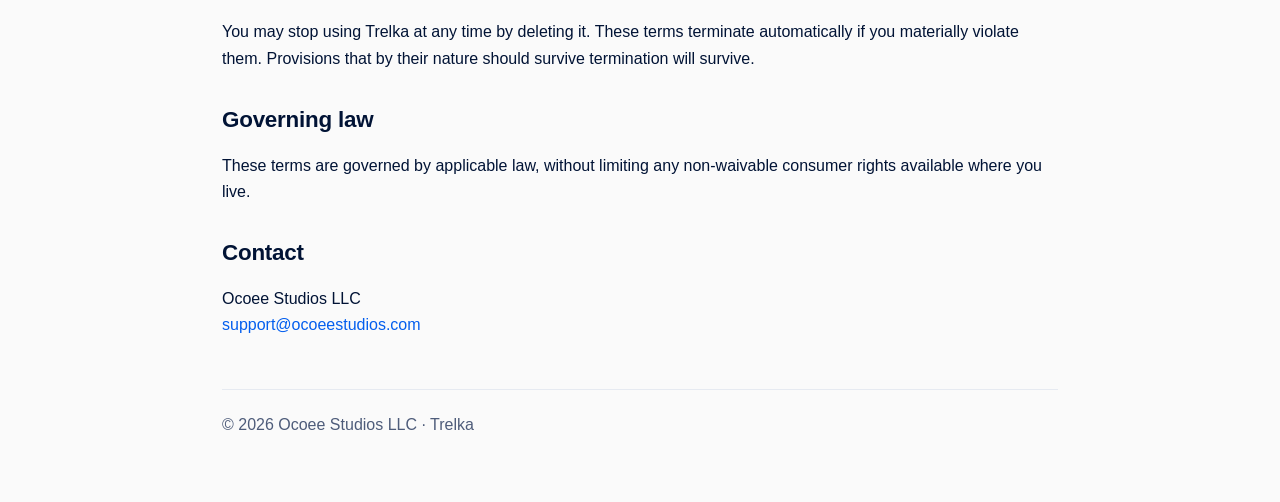
<file: terms.html>
<!doctype html>
<html lang="en">
<head>
<meta charset="utf-8">
<meta name="viewport" content="width=device-width,initial-scale=1">
<meta name="description" content="Terms of Use for Trelka, published by Ocoee Studios LLC.">
<title>Terms of Use | Trelka</title>
<link rel="stylesheet" href="styles.css">
</head>
<body>
<main class="wrap">

<nav class="nav">
  <a href="index.html">Home</a>
  <a href="privacy.html">Privacy</a>
  <a href="privacy-label.html">App Privacy</a>
  <a href="terms.html">Terms</a>
  <a href="support.html">Support</a>
  <a href="privacy-choices.html">Privacy Choices</a>
</nav>

<h1>Terms of Use</h1>
<p class="muted">Effective August 11, 2026</p>

<p>These Terms of Use govern your use of Trelka, an application published by Ocoee Studios LLC.</p>

<h2>Acceptance</h2>
<p>By downloading or using Trelka, you agree to these terms and to Apple's applicable terms for licensed applications. If you do not agree, do not use the app.</p>

<h2>What Trelka is</h2>
<p>Trelka is a property-preparation and workflow tool. It helps you run a room-by-room pre-listing walkthrough, record notes and photos, organize preparation tasks, and generate a seller preparation report. It is intended for real-estate professionals and others involved in preparing a property for sale.</p>

<h2>License</h2>
<p>Ocoee Studios grants you a limited, non-exclusive, non-transferable, revocable license to use Trelka for lawful purposes on Apple devices you own or control, subject to Apple's usage rules.</p>

<div class="notice">
  <strong>Trelka does not provide professional advice.</strong> Its suggestions, task lists, and generated reports are informational workflow aids only.
</div>

<h2>Not professional advice</h2>
<p>Trelka's room suggestions, preparation tasks, and generated reports are informational and organizational aids. They are not, and must not be relied on as, any of the following:</p>
<ul>
  <li>Legal advice</li>
  <li>Appraisal advice</li>
  <li>Valuation advice</li>
  <li>Inspection advice</li>
  <li>Engineering or structural advice</li>
  <li>Contracting or construction advice</li>
  <li>Financial or investment advice</li>
</ul>
<p>Trelka is not a substitute for a licensed inspector, appraiser, engineer, contractor, attorney, or financial professional. Where a property condition may involve safety, structural, environmental, or code issues, consult a qualified professional.</p>

<h2>No outcome guarantees</h2>
<p>Ocoee Studios makes no guarantee, representation, or warranty that completing any preparation work suggested or recorded in Trelka will improve or affect:</p>
<ul>
  <li>Sale price or offer amounts</li>
  <li>Appraisal value or appraisal outcome</li>
  <li>Inspection results or the absence of inspection findings</li>
  <li>Time on market or speed of sale</li>
  <li>Any other transaction result</li>
</ul>
<p>Market conditions, property condition, pricing, timing, and many other factors outside the app's knowledge determine these outcomes. Suggestions are general starting points, not property-specific findings, and Trelka has no ability to observe the actual condition of a property beyond the information you choose to record.</p>

<h2>Your professional judgment and compliance</h2>
<p>You remain fully responsible for your own professional judgment and for complying with all laws, regulations, licensing requirements, brokerage policies, agency obligations, disclosure duties, fair-housing requirements, and professional or ethical rules that apply to you. Trelka does not assess, monitor, or ensure your compliance with any of them, and nothing generated by Trelka satisfies a disclosure obligation on your behalf.</p>

<h2>Your content</h2>
<p>You retain ownership of the content you enter into Trelka, including property details, seller details, notes, tasks, photos, and profile and brokerage information. You are responsible for that content, for having an appropriate basis to record information about other people such as sellers, and for handling it in line with your legal and professional obligations. Do not use Trelka to create, store, or share unlawful, infringing, abusive, or harmful material.</p>

<h2>Reports, Email Seller, and sharing</h2>
<p>Reports generated by Trelka are drafts assembled from information you supplied. Review each report before you share it and confirm that it is accurate, appropriate for the recipient, and free of anything you did not intend to disclose.</p>
<p>The Email Seller feature prepares a message and PDF attachment for the system mail composer. When a valid seller email address is available, Trelka may prefill it as the recipient. You remain responsible for verifying the recipient, subject, message, attachment, and sending account before you send. The actual sender account is selected and controlled by iOS and the mail accounts configured on your device.</p>
<p>Share PDF, Print, Save to Files, AirDrop, Messages, Mail, and similar destinations are user-initiated system or third-party destinations. Once you share a report or export your data, that copy is outside Trelka's control and is governed by the destination or recipient you selected. You are responsible for what you send and to whom.</p>

<h2>Local storage and backups</h2>
<p>Trelka is designed around local device storage. You are responsible for maintaining your device, passcode, backups, and copies of important records. Ocoee Studios is not responsible for content lost because of device failure or loss, app deletion, operating-system changes, unavailable or incomplete backups, or your own actions within the app.</p>

<h2>Third-party and Apple services</h2>
<p>Features such as the camera, photo library, PDF generation, system mail composer, printing, file saving, and Apple's share sheet rely on Apple frameworks, system apps, or destinations you choose. Their separate terms and privacy practices may apply to what you do with them.</p>

<h2>Availability and changes</h2>
<p>We may modify, suspend, or discontinue Trelka or any of its features, correct errors, or release updates. We do not guarantee that every feature will always be available on every device or operating-system version, and support for older systems may end over time.</p>

<h2>Disclaimer</h2>
<p>To the maximum extent permitted by law, Trelka is provided "as is" and "as available," without warranties of uninterrupted operation, error-free performance, accuracy of suggestions, or fitness for a particular purpose.</p>

<h2>Limitation of liability</h2>
<p>To the maximum extent permitted by law, Ocoee Studios LLC will not be liable for indirect, incidental, special, consequential, or punitive damages, or for lost content, lost profits, lost business, or lost goodwill arising from your use of Trelka. Nothing in these terms limits liability that cannot be limited under applicable law, and these terms do not affect any non-waivable consumer rights you have where you live.</p>

<h2>Termination</h2>
<p>You may stop using Trelka at any time by deleting it. These terms terminate automatically if you materially violate them. Provisions that by their nature should survive termination will survive.</p>

<h2>Governing law</h2>
<p>These terms are governed by applicable law, without limiting any non-waivable consumer rights available where you live.</p>

<h2>Contact</h2>
<p>Ocoee Studios LLC<br>
<a href="mailto:support@ocoeestudios.com">support@ocoeestudios.com</a></p>

<footer>© 2026 Ocoee Studios LLC · Trelka</footer>

</main>
</body>
</html>
</file>
<file: styles.css>
:root {
  color-scheme: light;
  --navy950: #011335;
  --navy900: #031b4a;
  --blue600: #035eee;
  --blue500: #0066f8;
  --blue100: #e0edff;
  --white: #fafafa;
  --surface: #f5f7fb;
  --border: #e6eaf1;
  --gray400: #9199ad;
  --slate600: #4e5c7a;
  --green: #16a34a;
}

* { box-sizing: border-box; }

body {
  margin: 0;
  background: var(--white);
  color: var(--navy950);
  font-family: -apple-system, BlinkMacSystemFont, "Segoe UI", sans-serif;
  line-height: 1.65;
}

a { color: var(--blue600); text-decoration: none; }
a:hover { text-decoration: underline; }

.wrap { max-width: 880px; margin: auto; padding: 24px 22px 64px; }

.nav {
  display: flex;
  gap: 18px;
  flex-wrap: wrap;
  padding: 14px 0 22px;
  border-bottom: 1px solid var(--border);
  font-weight: 500;
}

.brand {
  font-size: 2.3rem;
  font-weight: 700;
  letter-spacing: -0.02em;
  color: var(--navy950);
  margin: 34px 0 4px;
}

.tagline { color: var(--slate600); font-size: 1.1rem; }

.hero { padding: 34px 0 26px; }

.card {
  background: var(--surface);
  border: 1px solid var(--border);
  border-radius: 18px;
  padding: 22px;
  margin: 16px 0;
}

.grid {
  display: grid;
  grid-template-columns: repeat(auto-fit, minmax(230px, 1fr));
  gap: 16px;
}

.button {
  display: inline-block;
  background: var(--blue600);
  color: #fff;
  font-weight: 600;
  padding: 12px 20px;
  border-radius: 999px;
  margin: 8px 8px 0 0;
}
.button:hover { text-decoration: none; background: var(--blue500); }

.button.secondary {
  background: transparent;
  color: var(--blue600);
  border: 1px solid var(--border);
}
.button.secondary:hover { background: var(--blue100); }

h1, h2, h3 { line-height: 1.25; letter-spacing: -0.01em; }
h1 { font-size: 2.4rem; margin: 0 0 6px; }
h2 { margin-top: 34px; font-size: 1.4rem; }
h3 { font-size: 1.1rem; margin-top: 0; }

small, .muted { color: var(--slate600); }

.notice {
  border-left: 4px solid var(--blue500);
  padding: 14px 16px;
  background: var(--blue100);
  border-radius: 10px;
  margin: 18px 0;
}

ul { padding-left: 22px; }
li { margin: 4px 0; }

footer {
  margin-top: 50px;
  padding-top: 22px;
  border-top: 1px solid var(--border);
  color: var(--slate600);
}

@media (max-width: 600px) {
  h1 { font-size: 1.9rem; }
  .brand { font-size: 2rem; }
  .wrap { padding: 20px 18px 48px; }
}
</file>
